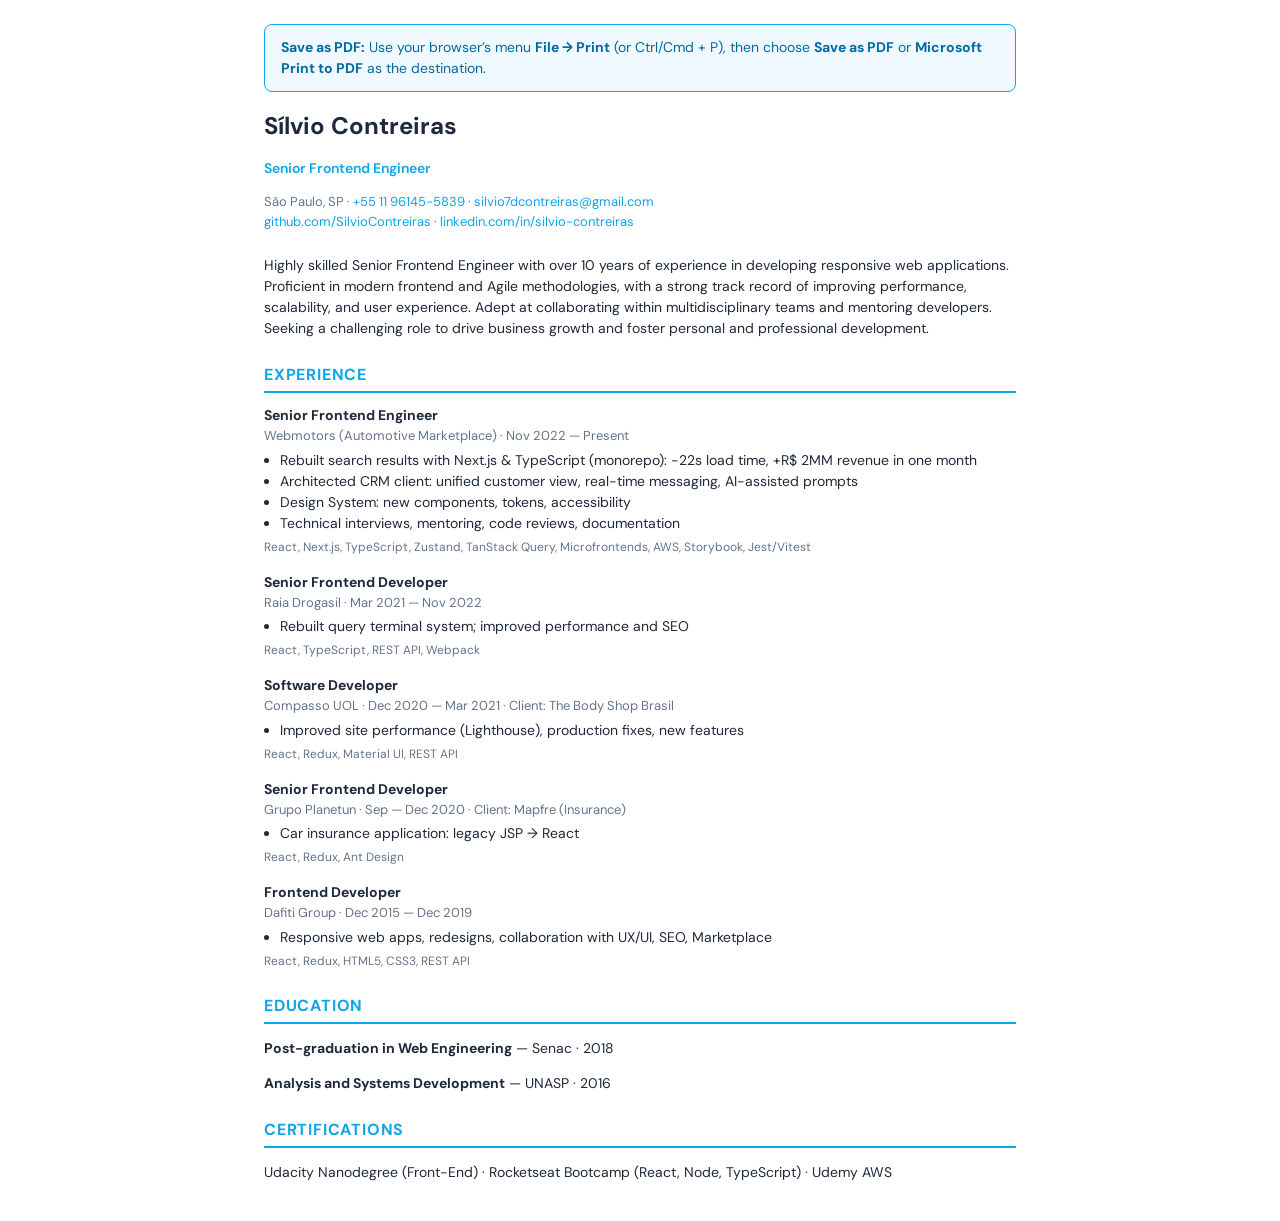
<file: resume.html>
<!DOCTYPE html>
<html lang="en">
<head>
<meta charset="UTF-8">
<meta name="viewport" content="width=device-width, initial-scale=1.0">
<title>Sílvio Contreiras — Resume</title>
<link rel="preconnect" href="https://fonts.googleapis.com">
<link rel="preconnect" href="https://fonts.gstatic.com" crossorigin>
<link href="https://fonts.googleapis.com/css2?family=DM+Sans:wght@400;500;600;700&display=swap" rel="stylesheet">
<style>
  * { box-sizing: border-box; }
  body { font-family: 'DM Sans', system-ui, sans-serif; color: #1e293b; line-height: 1.5; max-width: 800px; margin: 0 auto; padding: 24px; font-size: 14px; }
  .no-print { margin-bottom: 16px; padding: 12px 16px; background: #f0f9ff; border: 1px solid #0ea5e9; border-radius: 8px; color: #0369a1; }
  @media print { .no-print { display: none !important; } body { padding: 16px; } }
  h1 { font-size: 24px; margin: 0 0 4px; }
  .title { color: #0ea5e9; font-weight: 600; margin-bottom: 8px; }
  .contact { font-size: 13px; color: #64748b; margin-bottom: 24px; }
  .contact a { color: #0ea5e9; text-decoration: none; }
  h2 { font-size: 16px; text-transform: uppercase; letter-spacing: 0.05em; color: #0ea5e9; border-bottom: 2px solid #0ea5e9; padding-bottom: 4px; margin: 24px 0 12px; }
  .job { margin-bottom: 16px; }
  .job-title { font-weight: 700; }
  .job-meta { color: #64748b; font-size: 13px; margin-bottom: 4px; }
  ul { margin: 4px 0 0 16px; padding: 0; }
  .tech { font-size: 12px; color: #64748b; margin-top: 4px; }
</style>
</head>
<body>

<div class="no-print">
  <strong>Save as PDF:</strong> Use your browser’s menu <strong>File → Print</strong> (or Ctrl/Cmd + P), then choose <strong>Save as PDF</strong> or <strong>Microsoft Print to PDF</strong> as the destination.
</div>

<h1>Sílvio Contreiras</h1>
<p class="title">Senior Frontend Engineer</p>
<p class="contact">
  São Paulo, SP · <a href="tel:+5511961455839">+55 11 96145-5839</a> · <a href="mailto:silvio7dcontreiras@gmail.com">silvio7dcontreiras@gmail.com</a><br>
  <a href="https://github.com/SilvioContreiras">github.com/SilvioContreiras</a> · <a href="https://www.linkedin.com/in/silvio-contreiras/">linkedin.com/in/silvio-contreiras</a>
</p>

<p>Highly skilled Senior Frontend Engineer with over 10 years of experience in developing responsive web applications. Proficient in modern frontend and Agile methodologies, with a strong track record of improving performance, scalability, and user experience. Adept at collaborating within multidisciplinary teams and mentoring developers. Seeking a challenging role to drive business growth and foster personal and professional development.</p>

<h2>Experience</h2>

<div class="job">
  <div class="job-title">Senior Frontend Engineer</div>
  <div class="job-meta">Webmotors (Automotive Marketplace) · Nov 2022 — Present</div>
  <ul>
    <li>Rebuilt search results with Next.js & TypeScript (monorepo): -22s load time, +R$ 2MM revenue in one month</li>
    <li>Architected CRM client: unified customer view, real-time messaging, AI-assisted prompts</li>
    <li>Design System: new components, tokens, accessibility</li>
    <li>Technical interviews, mentoring, code reviews, documentation</li>
  </ul>
  <div class="tech">React, Next.js, TypeScript, Zustand, TanStack Query, Microfrontends, AWS, Storybook, Jest/Vitest</div>
</div>

<div class="job">
  <div class="job-title">Senior Frontend Developer</div>
  <div class="job-meta">Raia Drogasil · Mar 2021 — Nov 2022</div>
  <ul>
    <li>Rebuilt query terminal system; improved performance and SEO</li>
  </ul>
  <div class="tech">React, TypeScript, REST API, Webpack</div>
</div>

<div class="job">
  <div class="job-title">Software Developer</div>
  <div class="job-meta">Compasso UOL · Dec 2020 — Mar 2021 · Client: The Body Shop Brasil</div>
  <ul>
    <li>Improved site performance (Lighthouse), production fixes, new features</li>
  </ul>
  <div class="tech">React, Redux, Material UI, REST API</div>
</div>

<div class="job">
  <div class="job-title">Senior Frontend Developer</div>
  <div class="job-meta">Grupo Planetun · Sep — Dec 2020 · Client: Mapfre (Insurance)</div>
  <ul>
    <li>Car insurance application: legacy JSP → React</li>
  </ul>
  <div class="tech">React, Redux, Ant Design</div>
</div>

<div class="job">
  <div class="job-title">Frontend Developer</div>
  <div class="job-meta">Dafiti Group · Dec 2015 — Dec 2019</div>
  <ul>
    <li>Responsive web apps, redesigns, collaboration with UX/UI, SEO, Marketplace</li>
  </ul>
  <div class="tech">React, Redux, HTML5, CSS3, REST API</div>
</div>

<h2>Education</h2>
<p><strong>Post-graduation in Web Engineering</strong> — Senac · 2018</p>
<p><strong>Analysis and Systems Development</strong> — UNASP · 2016</p>

<h2>Certifications</h2>
<p>Udacity Nanodegree (Front-End) · Rocketseat Bootcamp (React, Node, TypeScript) · Udemy AWS</p>

</body>
</html>
</file>
